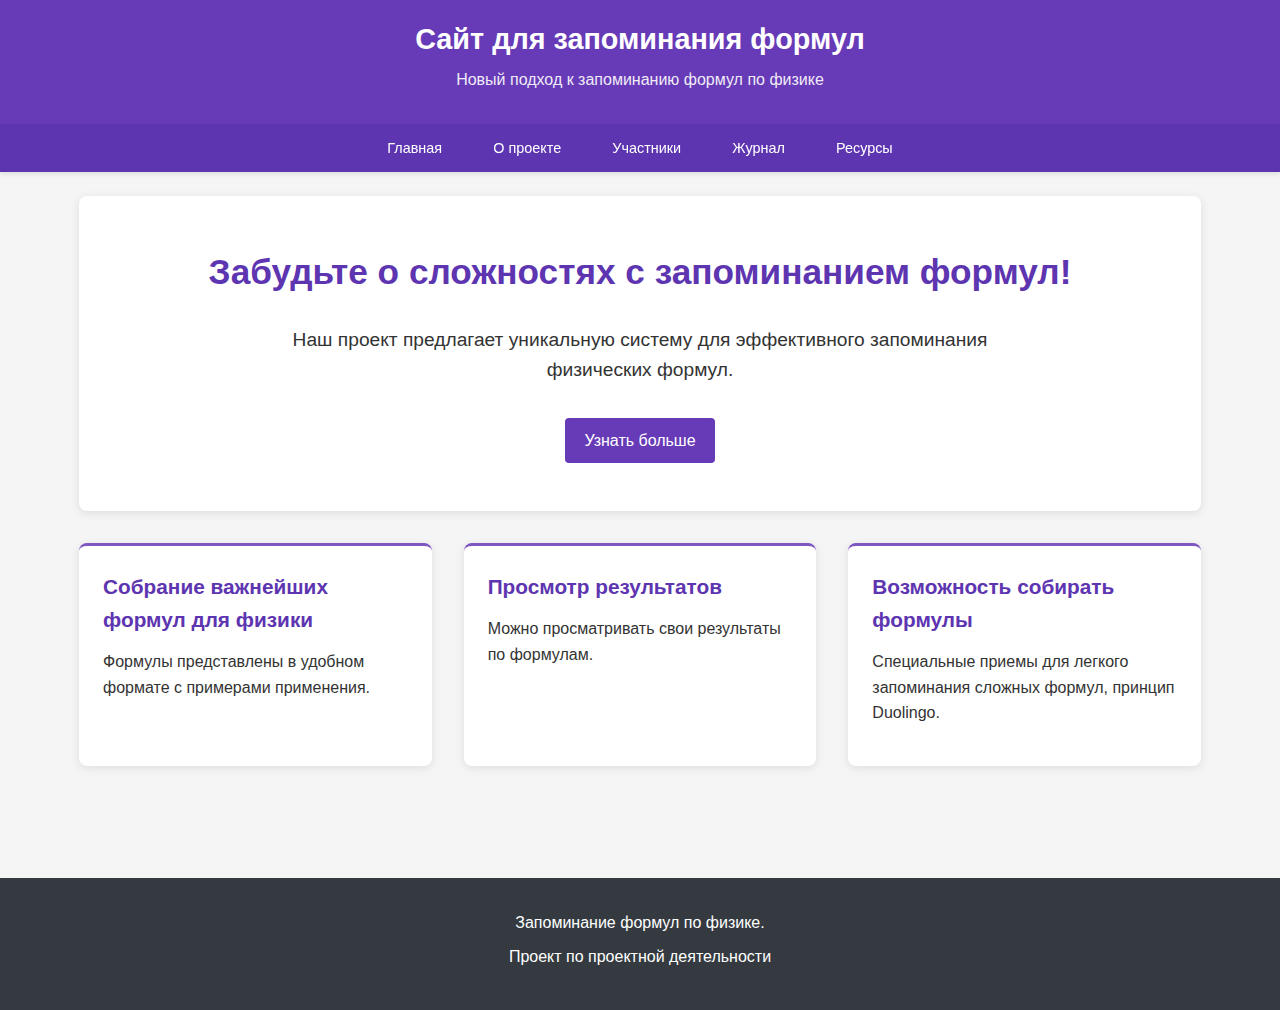
<file: site/index.html>
<!DOCTYPE html>
<html lang="ru">
<head>
    <meta charset="UTF-8">
    <meta name="viewport" content="width=device-width, initial-scale=1.0">
    <title>Сайт для запоминания формул</title>
    <link rel="stylesheet" href="css/styles.css">
</head>
<body>
    <header>
        <div class="container">
            <h1>Сайт для запоминания формул</h1>
            <p>Новый подход к запоминанию формул по физике</p>
        </div>
    </header>

    <nav>
        <div class="container">
            <ul>
                <li><a href="index.html">Главная</a></li>
                <li><a href="about.html">О проекте</a></li>
                <li><a href="team.html">Участники</a></li>
                <li><a href="journal.html">Журнал</a></li>
                <li><a href="resources.html">Ресурсы</a></li>
            </ul>
        </div>
    </nav>

    <main class="container">
        <section class="hero">
            <h2>Забудьте о сложностях с запоминанием формул!</h2>
            <p>Наш проект предлагает уникальную систему для эффективного запоминания физических формул.</p>
            <a href="about.html" class="button">Узнать больше</a>
        </section>

        <section class="features">
            <div class="feature-card">
                <h3>Собрание важнейших формул для физики</h3>
                <p>Формулы представлены в удобном формате с примерами применения.</p>
            </div>
            <div class="feature-card">
                <h3>Просмотр результатов</h3>
                <p>Можно просматривать свои результаты по формулам.</p>
            </div>
            <div class="feature-card">
                <h3>Возможность собирать формулы</h3>
                <p>Специальные приемы для легкого запоминания сложных формул, принцип Duolingo.</p>
            </div>
        </section>
    </main>

    <footer>
        <div class="container">
            <p>Запоминание формул по физике.</p>
            <p>Проект по проектной деятельности</p>
        </div>
    </footer>
</body>
</html>
</file>
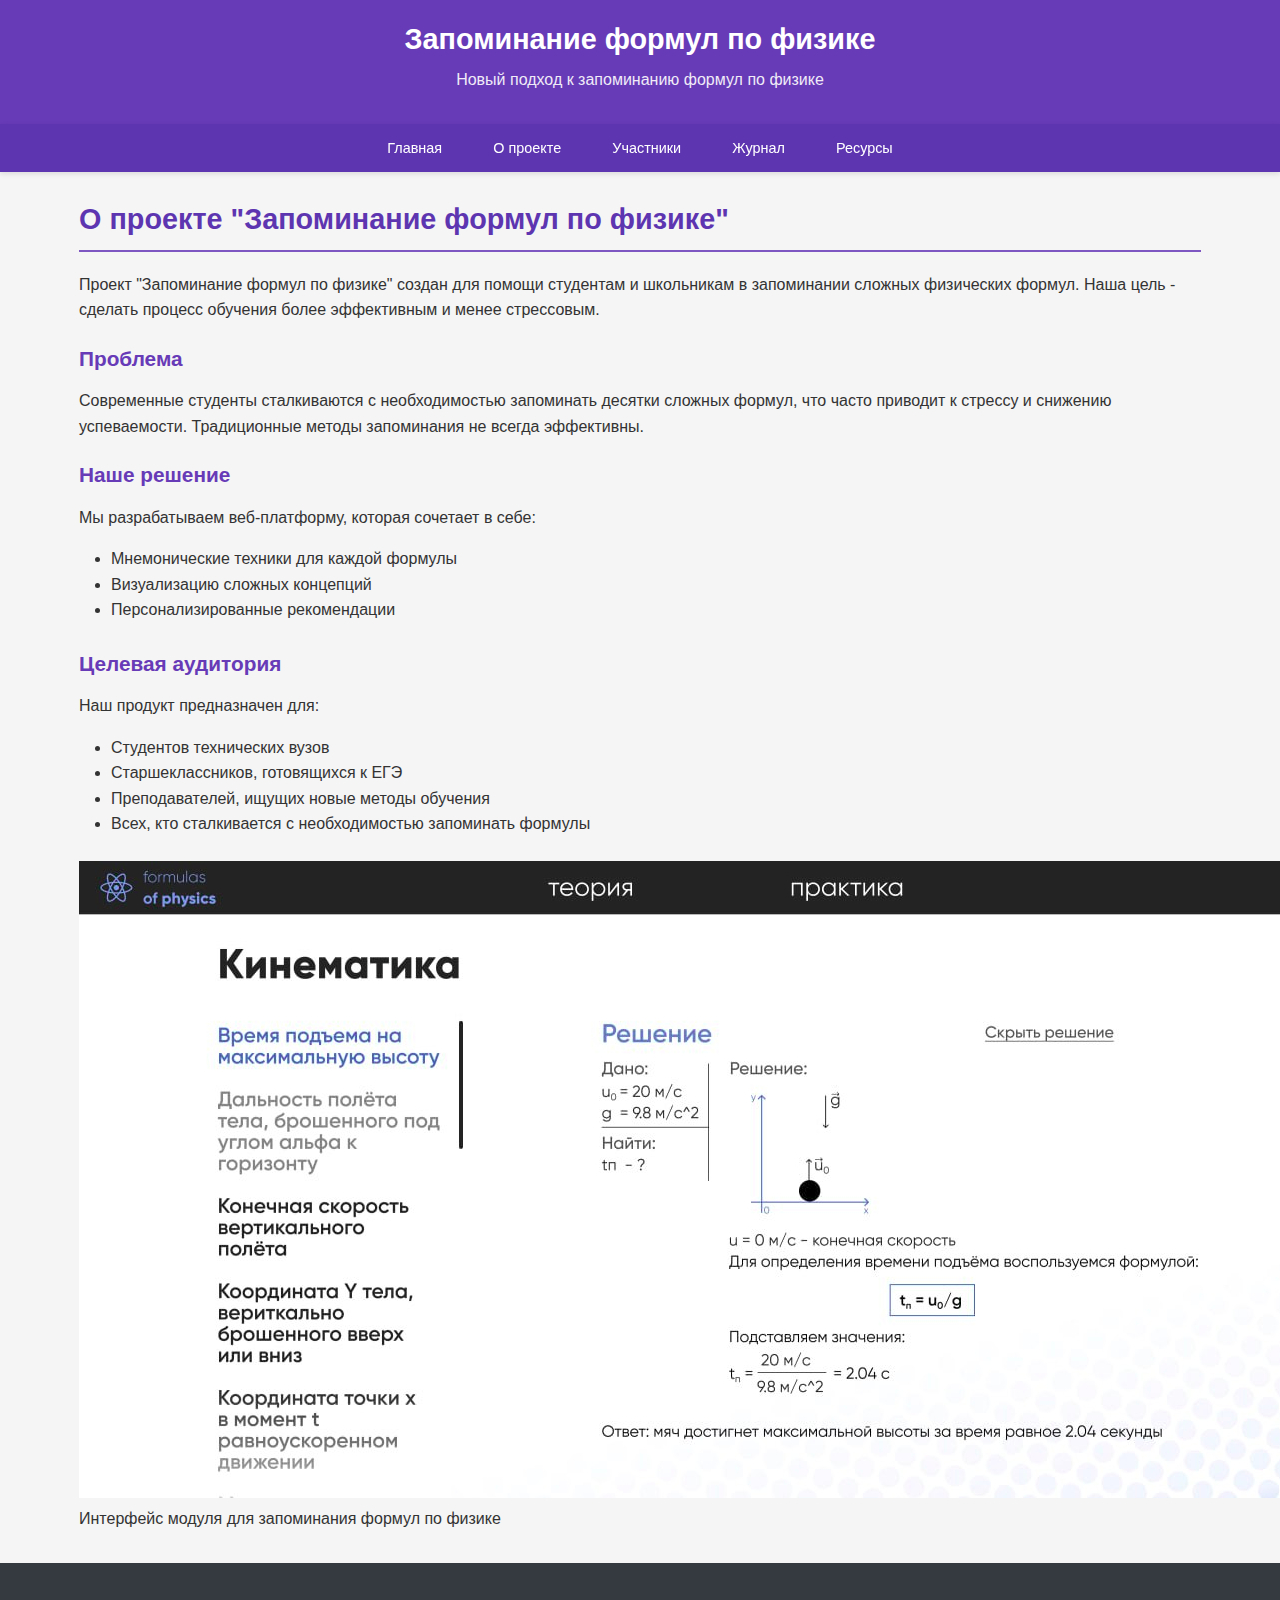
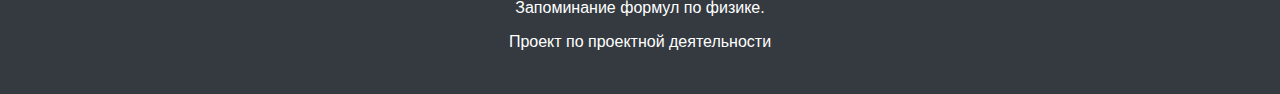
<file: site/about.html>
<!DOCTYPE html>
<html lang="ru">
<head>
    <meta charset="UTF-8">
    <meta name="viewport" content="width=device-width, initial-scale=1.0">
    <title>О проекте - Запоминание формул по физике</title>
    <link rel="stylesheet" href="css/styles.css">
</head>
<body>
    <header>
        <div class="container">
            <h1>Запоминание формул по физике</h1>
            <p>Новый подход к запоминанию формул по физике</p>
        </div>
    </header>

    <nav>
        <div class="container">
            <ul>
                <li><a href="index.html">Главная</a></li>
                <li><a href="about.html">О проекте</a></li>
                <li><a href="team.html">Участники</a></li>
                <li><a href="journal.html">Журнал</a></li>
                <li><a href="resources.html">Ресурсы</a></li>
            </ul>
        </div>
    </nav>

    <main class="container">
        <section>
            <h2>О проекте "Запоминание формул по физике"</h2>
            <p>Проект "Запоминание формул по физике" создан для помощи студентам и школьникам в запоминании сложных физических формул. Наша цель - сделать процесс обучения более эффективным и менее стрессовым.</p>

            <h3>Проблема</h3>
            <p>Современные студенты сталкиваются с необходимостью запоминать десятки сложных формул, что часто приводит к стрессу и снижению успеваемости. Традиционные методы запоминания не всегда эффективны.</p>

            <h3>Наше решение</h3>
            <p>Мы разрабатываем веб-платформу, которая сочетает в себе:</p>
            <ul>
                <li>Мнемонические техники для каждой формулы</li>
                <li>Визуализацию сложных концепций</li>
                <li>Персонализированные рекомендации</li>
            </ul>

            <h3>Целевая аудитория</h3>
            <p>Наш продукт предназначен для:</p>
            <ul>
                <li>Студентов технических вузов</li>
                <li>Старшеклассников, готовящихся к ЕГЭ</li>
                <li>Преподавателей, ищущих новые методы обучения</li>
                <li>Всех, кто сталкивается с необходимостью запоминать формулы</li>
            </ul>

            <div class="interface-example">
                <img src="images/formula-interface.png" alt="Пример интерфейса для запоминания формул по физике">
                <p class="image-caption">Интерфейс модуля для запоминания формул по физике</p>
            </div>
        </section>
    </main>

    <footer>
        <div class="container">
            <p>Запоминание формул по физике.</p>
            <p>Проект по проектной деятельности</p>
        </div>
    </footer>
</body>
</html>
</file>
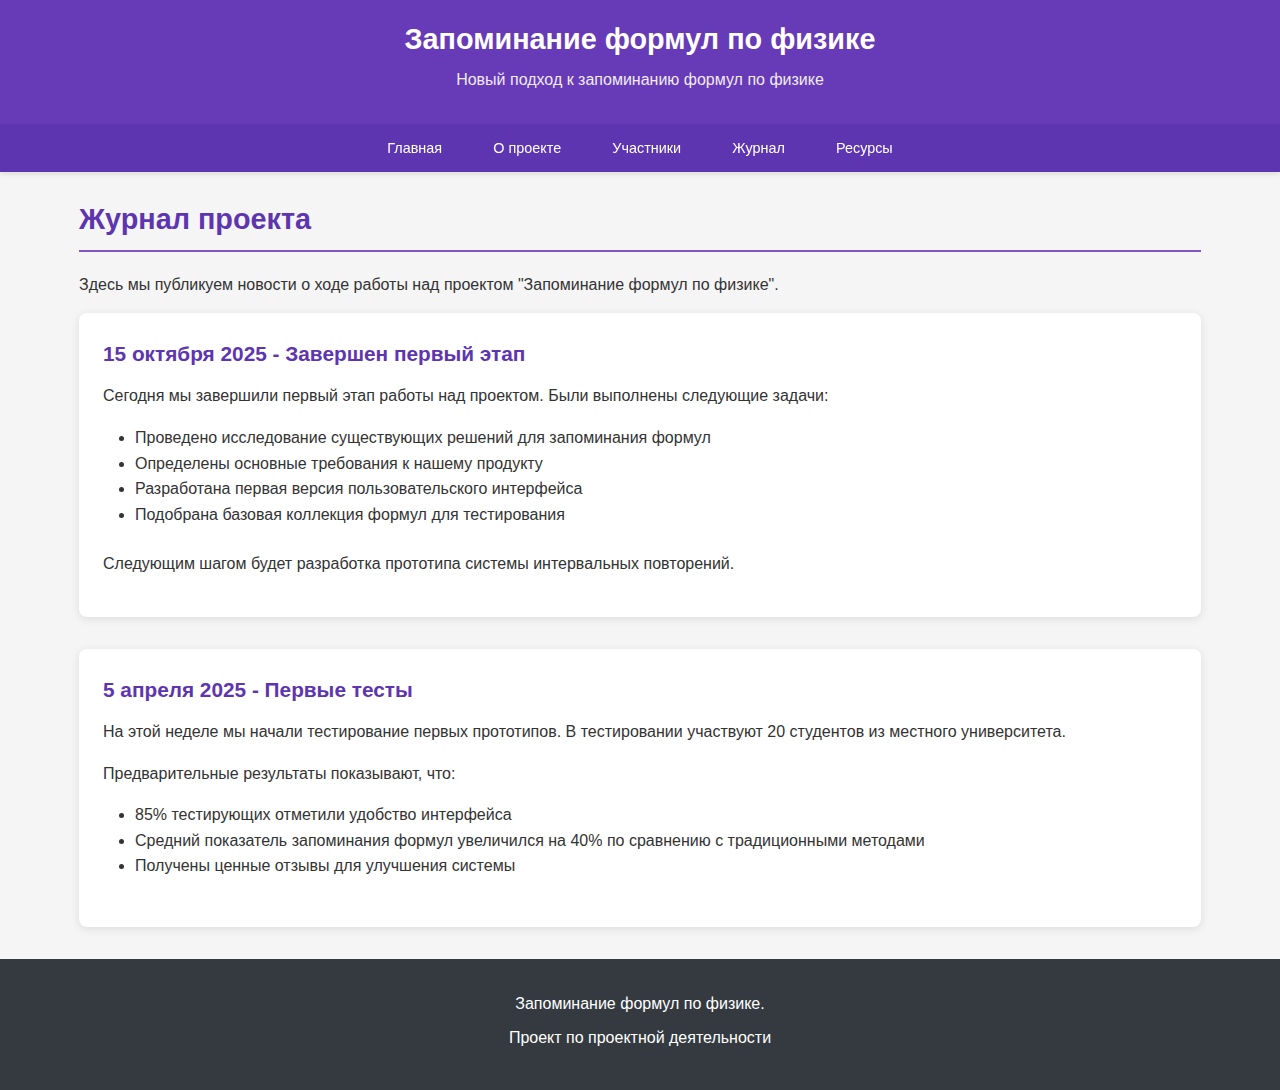
<file: site/journal.html>
<!DOCTYPE html>
<html lang="ru">
<head>
    <meta charset="UTF-8">
    <meta name="viewport" content="width=device-width, initial-scale=1.0">
    <title>Журнал - Запоминание формул по физике</title>
    <link rel="stylesheet" href="css/styles.css">
</head>
<body>
    <header>
        <div class="container">
            <h1>Запоминание формул по физике</h1>
            <p>Новый подход к запоминанию формул по физике</p>
        </div>
    </header>

    <nav>
        <div class="container">
            <ul>
                <li><a href="index.html">Главная</a></li>
                <li><a href="about.html">О проекте</a></li>
                <li><a href="team.html">Участники</a></li>
                <li><a href="journal.html">Журнал</a></li>
                <li><a href="resources.html">Ресурсы</a></li>
            </ul>
        </div>
    </nav>

    <main class="container">
        <section>
            <h2>Журнал проекта</h2>
            <p>Здесь мы публикуем новости о ходе работы над проектом "Запоминание формул по физике".</p>

            <article class="journal-entry">
                <h3>15 октября 2025 - Завершен первый этап</h3>
                <p>Сегодня мы завершили первый этап работы над проектом. Были выполнены следующие задачи:</p>
                <ul>
                    <li>Проведено исследование существующих решений для запоминания формул</li>
                    <li>Определены основные требования к нашему продукту</li>
                    <li>Разработана первая версия пользовательского интерфейса</li>
                    <li>Подобрана базовая коллекция формул для тестирования</li>
                </ul>
                <p>Следующим шагом будет разработка прототипа системы интервальных повторений.</p>
            </article>

            <article class="journal-entry">
                <h3>5 апреля 2025 - Первые тесты</h3>
                <p>На этой неделе мы начали тестирование первых прототипов. В тестировании участвуют 20 студентов из местного университета.</p>
                <p>Предварительные результаты показывают, что:</p>
                <ul>
                    <li>85% тестирующих отметили удобство интерфейса</li>
                    <li>Средний показатель запоминания формул увеличился на 40% по сравнению с традиционными методами</li>
                    <li>Получены ценные отзывы для улучшения системы</li>
                </ul>
            </article>
        </section>
    </main>

    <footer>
        <div class="container">
            <p>Запоминание формул по физике.</p>
            <p>Проект по проектной деятельности</p>
        </div>
    </footer>
</body>
</html>
</file>
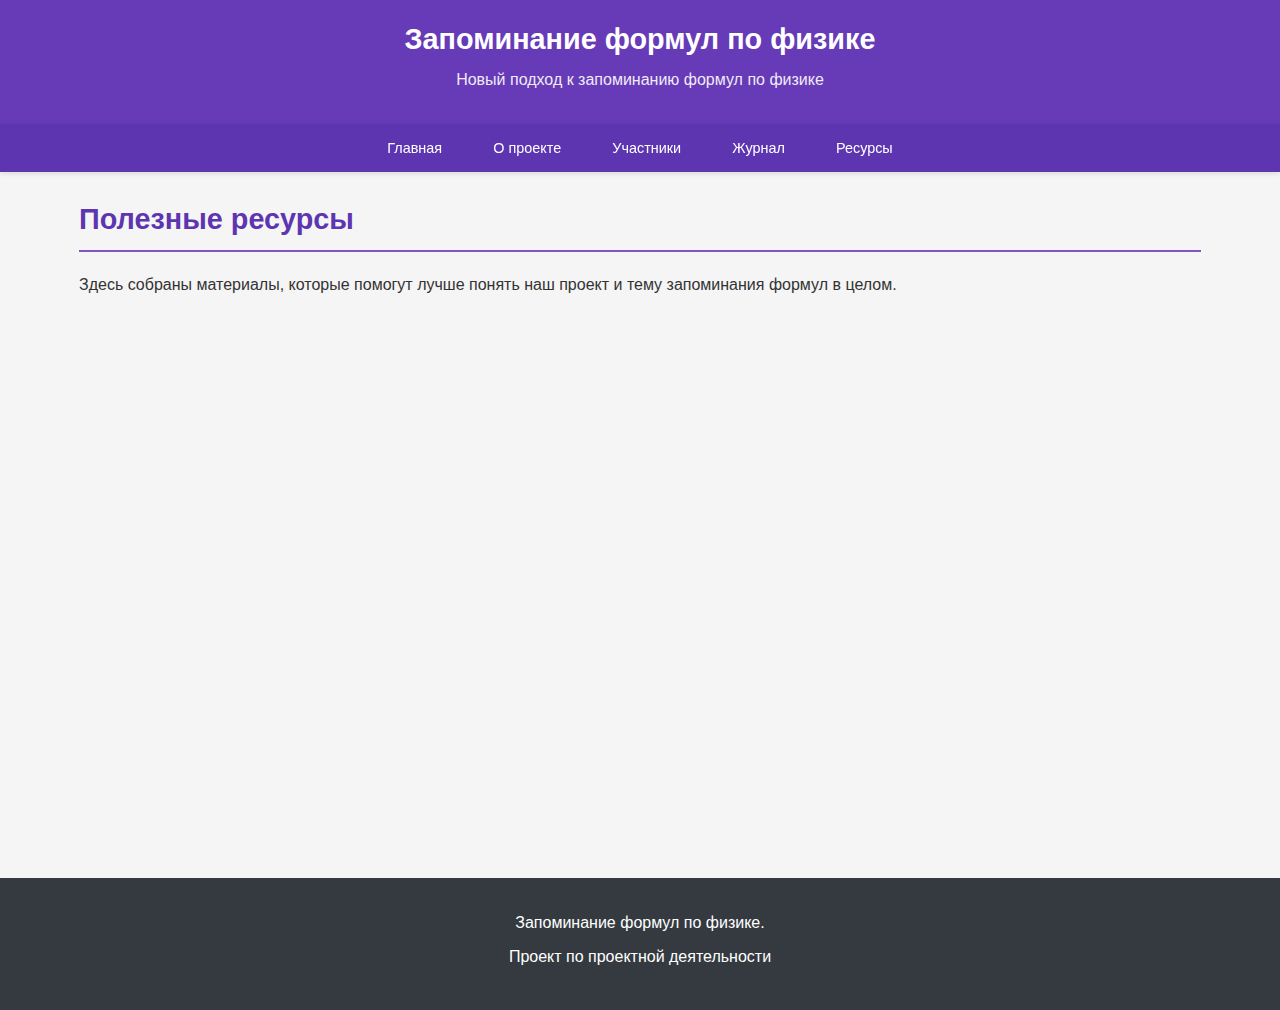
<file: site/resources.html>
<!DOCTYPE html>
<html lang="ru">
<head>
    <meta charset="UTF-8">
    <meta name="viewport" content="width=device-width, initial-scale=1.0">
    <title>Ресурсы - Запоминание формул по физике</title>
    <link rel="stylesheet" href="css/styles.css">
</head>
<body>
    <header>
        <div class="container">
            <h1>Запоминание формул по физике</h1>
            <p>Новый подход к запоминанию формул по физике</p>
        </div>
    </header>

    <nav>
        <div class="container">
            <ul>
                <li><a href="index.html">Главная</a></li>
                <li><a href="about.html">О проекте</a></li>
                <li><a href="team.html">Участники</a></li>
                <li><a href="journal.html">Журнал</a></li>
                <li><a href="resources.html">Ресурсы</a></li>
            </ul>
        </div>
    </nav>

    <main class="container">
        <section>
            <h2>Полезные ресурсы</h2>
            <p>Здесь собраны материалы, которые помогут лучше понять наш проект и тему запоминания формул в целом.</p>
        </section>
    </main>

    <footer>
        <div class="container">
            <p>Запоминание формул по физике.</p>
            <p>Проект по проектной деятельности</p>
        </div>
    </footer>
</body>
</html>
</file>
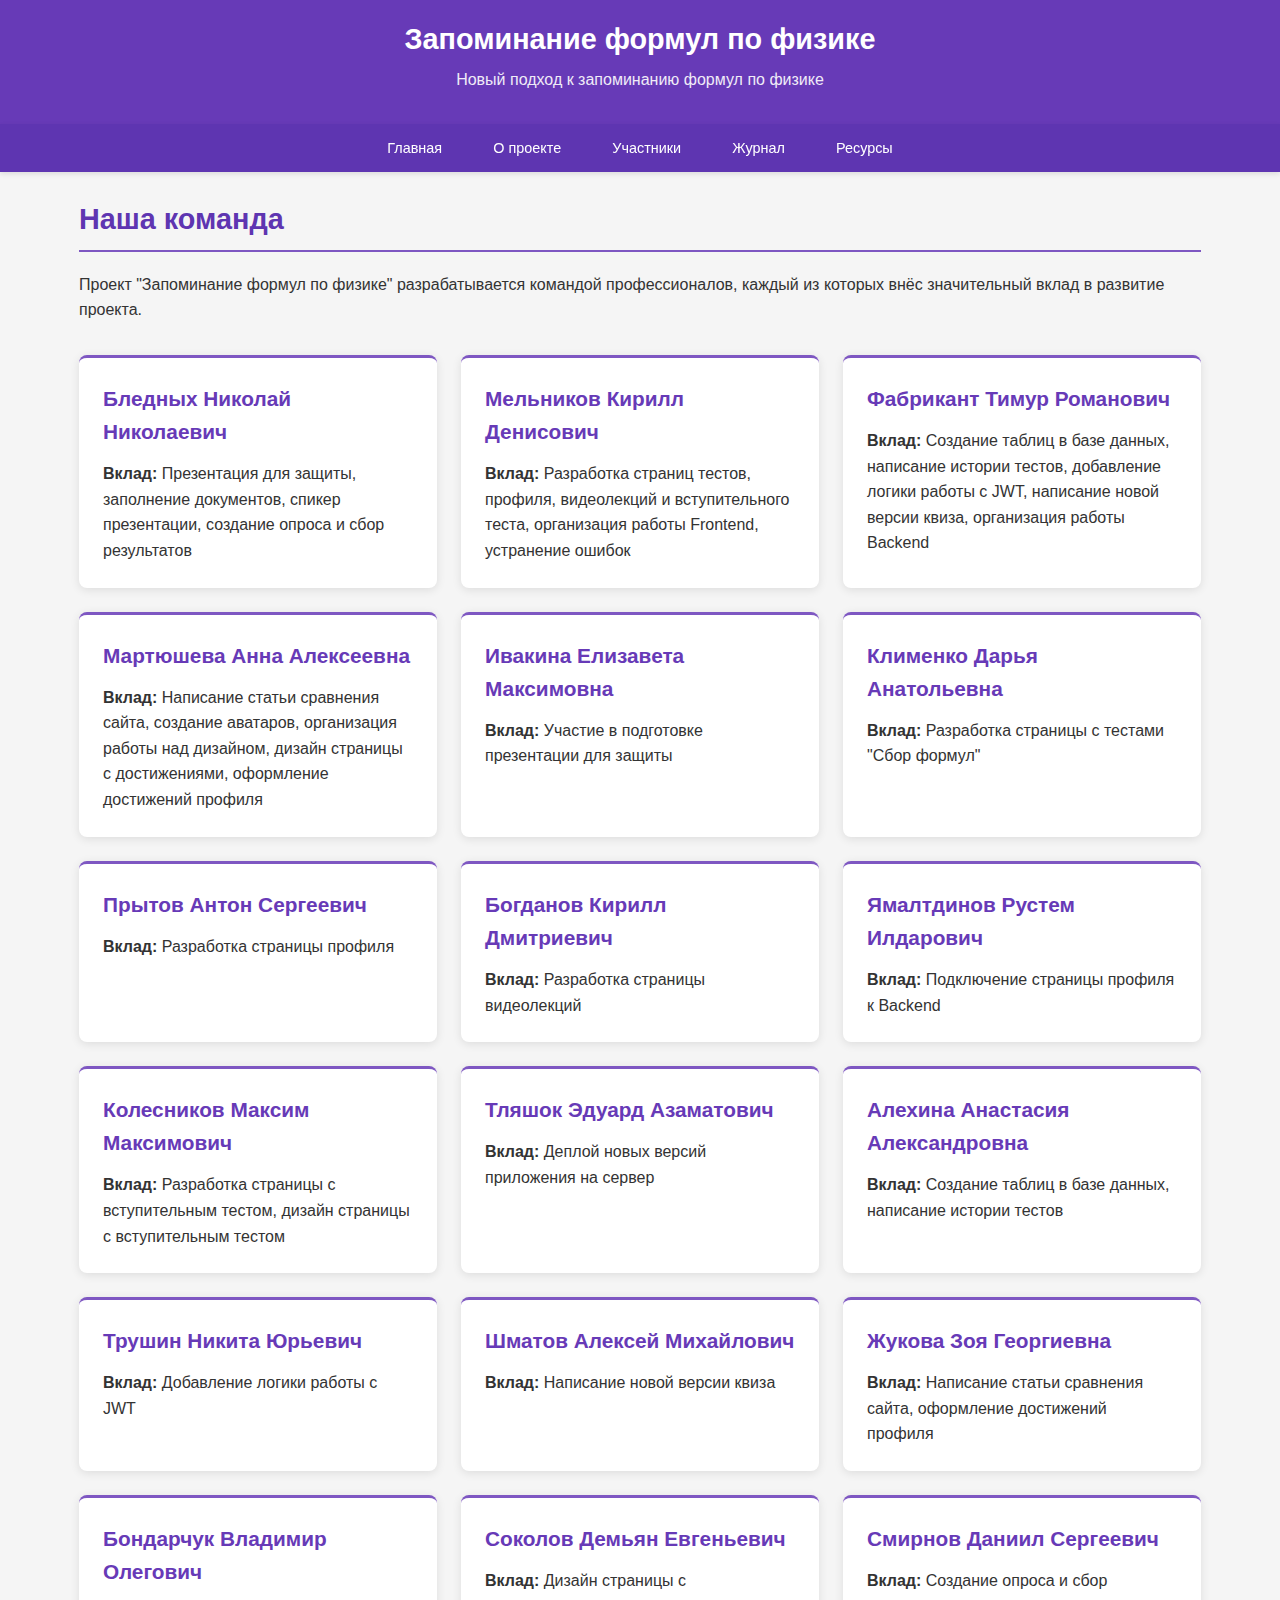
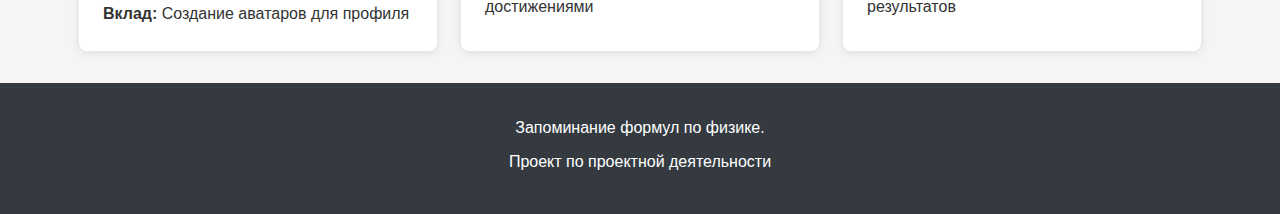
<file: site/team.html>
<!DOCTYPE html>
<html lang="ru">
<head>
    <meta charset="UTF-8">
    <meta name="viewport" content="width=device-width, initial-scale=1.0">
    <title>Участники - Запоминание формул по физике</title>
    <link rel="stylesheet" href="css/styles.css">
</head>
<body>
    <header>
        <div class="container">
            <h1>Запоминание формул по физике</h1>
            <p>Новый подход к запоминанию формул по физике</p>
        </div>
    </header>

    <nav>
        <div class="container">
            <ul>
                <li><a href="index.html">Главная</a></li>
                <li><a href="about.html">О проекте</a></li>
                <li><a href="team.html">Участники</a></li>
                <li><a href="journal.html">Журнал</a></li>
                <li><a href="resources.html">Ресурсы</a></li>
            </ul>
        </div>
    </nav>

    <main class="container">
        <section>
            <h2>Наша команда</h2>
            <p>Проект "Запоминание формул по физике" разрабатывается командой профессионалов, каждый из которых внёс значительный вклад в развитие проекта.</p>

            <div class="team-grid">
                <!-- Руководство -->
                <div class="team-member">
                    <h3>Бледных Николай Николаевич</h3>
                    <p><strong>Вклад:</strong> Презентация для защиты, заполнение документов, спикер презентации, создание опроса и сбор результатов</p>
                </div>

                <!-- Frontend разработка -->
                <div class="team-member">
                    <h3>Мельников Кирилл Денисович</h3>
                    <p><strong>Вклад:</strong> Разработка страниц тестов, профиля, видеолекций и вступительного теста, организация работы Frontend, устранение ошибок</p>
                </div>

                <!-- Backend разработка -->
                <div class="team-member">
                    <h3>Фабрикант Тимур Романович</h3>
                    <p><strong>Вклад:</strong> Создание таблиц в базе данных, написание истории тестов, добавление логики работы с JWT, написание новой версии квиза, организация работы Backend</p>
                </div>

                <!-- Дизайн -->
                <div class="team-member">
                    <h3>Мартюшева Анна Алексеевна</h3>
                    <p><strong>Вклад:</strong> Написание статьи сравнения сайта, создание аватаров, организация работы над дизайном, дизайн страницы с достижениями, оформление достижений профиля</p>
                </div>

                <!-- Участники -->
                <div class="team-member">
                    <h3>Ивакина Елизавета Максимовна</h3>
                    <p><strong>Вклад:</strong> Участие в подготовке презентации для защиты</p>
                </div>

                <div class="team-member">
                    <h3>Клименко Дарья Анатольевна</h3>
                    <p><strong>Вклад:</strong> Разработка страницы с тестами "Сбор формул"</p>
                </div>

                <div class="team-member">
                    <h3>Прытов Антон Сергеевич</h3>
                    <p><strong>Вклад:</strong> Разработка страницы профиля</p>
                </div>

                <div class="team-member">
                    <h3>Богданов Кирилл Дмитриевич</h3>
                    <p><strong>Вклад:</strong> Разработка страницы видеолекций</p>
                </div>

                <div class="team-member">
                    <h3>Ямалтдинов Рустем Илдарович</h3>
                    <p><strong>Вклад:</strong> Подключение страницы профиля к Backend</p>
                </div>

                <div class="team-member">
                    <h3>Колесников Максим Максимович</h3>
                    <p><strong>Вклад:</strong> Разработка страницы с вступительным тестом, дизайн страницы с вступительным тестом</p>
                </div>

                <div class="team-member">
                    <h3>Тляшок Эдуард Азаматович</h3>
                    <p><strong>Вклад:</strong> Деплой новых версий приложения на сервер</p>
                </div>

                <div class="team-member">
                    <h3>Алехина Анастасия Александровна</h3>
                    <p><strong>Вклад:</strong> Создание таблиц в базе данных, написание истории тестов</p>
                </div>

                <div class="team-member">
                    <h3>Трушин Никита Юрьевич</h3>
                    <p><strong>Вклад:</strong> Добавление логики работы с JWT</p>
                </div>

                <div class="team-member">
                    <h3>Шматов Алексей Михайлович</h3>
                    <p><strong>Вклад:</strong> Написание новой версии квиза</p>
                </div>

                <div class="team-member">
                    <h3>Жукова Зоя Георгиевна</h3>
                    <p><strong>Вклад:</strong> Написание статьи сравнения сайта, оформление достижений профиля</p>
                </div>

                <div class="team-member">
                    <h3>Бондарчук Владимир Олегович</h3>
                    <p><strong>Вклад:</strong> Создание аватаров для профиля</p>
                </div>

                <div class="team-member">
                    <h3>Соколов Демьян Евгеньевич</h3>
                    <p><strong>Вклад:</strong> Дизайн страницы с достижениями</p>
                </div>

                <div class="team-member">
                    <h3>Смирнов Даниил Сергеевич</h3>
                    <p><strong>Вклад:</strong> Создание опроса и сбор результатов</p>
                </div>
            </div>
        </section>
    </main>

    <footer>
        <div class="container">
            <p>Запоминание формул по физике.</p>
            <p>Проект по проектной деятельности</p>
        </div>
    </footer>
</body>
</html>
</file>
<file: site/css/styles.css>
:root {
    --primary-color: #673ab7;
    --secondary-color: #5e35b1;
    --accent-color: #7e57c2;
    --light-color: #f8f9fa;
    --dark-color: #343a40;
    --success-color: #28a745;
    --warning-color: #ffc107;
    --danger-color: #dc3545;
}

* {
    margin: 0;
    padding: 0;
    box-sizing: border-box;
}

body {
    font-family: 'Segoe UI', Tahoma, Geneva, Verdana, sans-serif;
    line-height: 1.6;
    color: #333;
    background-color: #f5f5f5;
}

.container {
    width: 90%;
    max-width: 1200px;
    margin: 0 auto;
    padding: 0 15px;
}

header {
    background-color: var(--primary-color);
    color: white;
    padding: 1rem 0;
    text-align: center;
    box-shadow: 0 2px 5px rgba(0,0,0,0.1);
}

header h1 {
    font-size: 1.8rem;
    margin-bottom: 0.3rem;
}

header p {
    font-size: 1rem;
    opacity: 0.9;
}

nav {
    background-color: var(--secondary-color);
    position: sticky;
    top: 0;
    z-index: 100;
    box-shadow: 0 2px 5px rgba(0,0,0,0.1);
}

nav ul {
    display: flex;
    list-style: none;
    justify-content: center;
    padding: 0.7rem 0;
}

nav li {
    margin: 0 0.8rem;
}

nav a {
    color: white;
    text-decoration: none;
    font-weight: 500;
    padding: 0.4rem 0.8rem;
    border-radius: 4px;
    transition: background-color 0.3s;
    font-size: 0.9rem;
}

nav a:hover {
    background-color: rgba(255,255,255,0.2);
}

main {
    padding: 1.5rem 0;
    min-height: calc(100vh - 250px);
}

h2 {
    color: var(--secondary-color);
    margin-bottom: 1.2rem;
    font-size: 1.8rem;
    border-bottom: 2px solid var(--accent-color);
    padding-bottom: 0.5rem;
}

h3 {
    color: var(--primary-color);
    margin: 1.2rem 0 0.8rem;
    font-size: 1.3rem;
}

p {
    margin-bottom: 1rem;
}

ul, ol {
    margin-bottom: 1.5rem;
    padding-left: 2rem;
}

.button {
    display: inline-block;
    background-color: var(--primary-color);
    color: white;
    padding: 0.6rem 1.2rem;
    border-radius: 4px;
    text-decoration: none;
    transition: background-color 0.3s;
    border: none;
    cursor: pointer;
    font-size: 1rem;
}

.button:hover {
    background-color: var(--secondary-color);
}

.hero {
    text-align: center;
    padding: 3rem 0;
    margin-bottom: 2rem;
    background-color: white;
    border-radius: 8px;
    box-shadow: 0 2px 10px rgba(0,0,0,0.1);
}

.hero h2 {
    font-size: 2.2rem;
    margin-bottom: 1rem;
    border: none;
}

.hero p {
    font-size: 1.2rem;
    max-width: 800px;
    margin: 0 auto 2rem;
}

.features {
    display: grid;
    grid-template-columns: repeat(auto-fit, minmax(300px, 1fr));
    gap: 2rem;
    margin-bottom: 3rem;
}

.feature-card {
    background-color: white;
    padding: 1.5rem;
    border-radius: 8px;
    box-shadow: 0 2px 10px rgba(0,0,0,0.1);
    transition: transform 0.3s;
    border-top: 3px solid var(--accent-color);
}

.feature-card:hover {
    transform: translateY(-5px);
}

.feature-card h3 {
    color: var(--secondary-color);
    margin-top: 0;
}

.image-placeholder {
    background-color: #e9ecef;
    height: 300px;
    display: flex;
    align-items: center;
    justify-content: center;
    border-radius: 8px;
    margin: 2rem 0;
    color: #6c757d;
}

.team-grid {
    display: grid;
    grid-template-columns: repeat(auto-fit, minmax(300px, 1fr));
    gap: 1.5rem;
    margin: 2rem 0;
}

.team-member {
    background-color: white;
    padding: 1.5rem;
    border-radius: 8px;
    box-shadow: 0 2px 10px rgba(0,0,0,0.1);
    border-top: 3px solid var(--accent-color);
}

.team-member h3 {
    color: var(--primary-color);
    margin-top: 0;
    margin-bottom: 0.8rem;
}

.team-member p {
    margin-bottom: 0;
}

.journal-entry {
    background-color: white;
    padding: 1.5rem;
    border-radius: 8px;
    box-shadow: 0 2px 10px rgba(0,0,0,0.1);
    margin-bottom: 2rem;
}

.journal-entry h3 {
    color: var(--secondary-color);
    margin-top: 0;
}

.resources-grid {
    display: grid;
    grid-template-columns: repeat(auto-fit, minmax(300px, 1fr));
    gap: 2rem;
    margin: 2rem 0;
}

.resource-card {
    background-color: white;
    padding: 1.5rem;
    border-radius: 8px;
    box-shadow: 0 2px 10px rgba(0,0,0,0.1);
    text-align: center;
    border-top: 3px solid var(--accent-color);
}

footer {
    background-color: var(--dark-color);
    color: white;
    text-align: center;
    padding: 2rem 0;
    margin-top: 2rem;
}

footer p {
    margin-bottom: 0.5rem;
}

@media (max-width: 768px) {
    nav ul {
        flex-direction: column;
        align-items: center;
    }

    nav li {
        margin: 0.5rem 0;
    }

    .hero h2 {
        font-size: 1.8rem;
    }

    .hero p {
        font-size: 1rem;
    }

    .team-grid {
        grid-template-columns: 1fr;
    }
}
</file>
